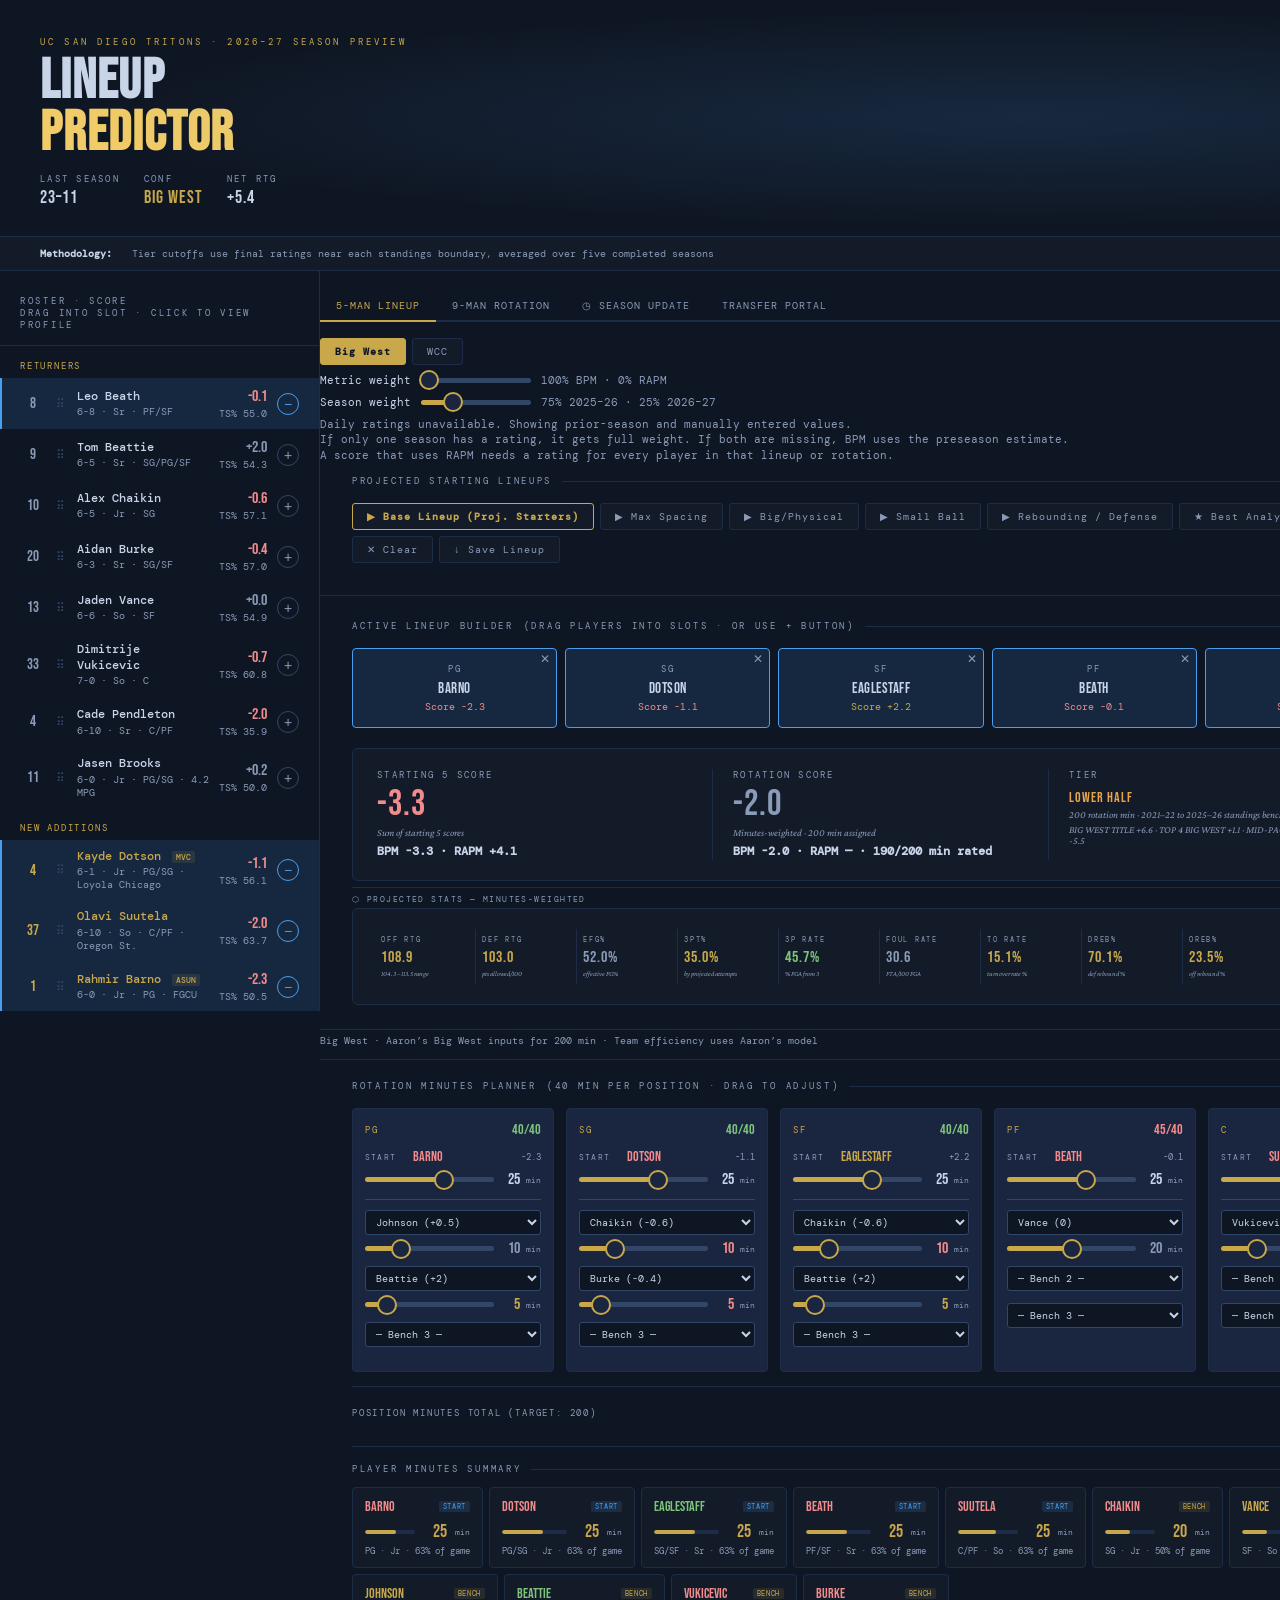
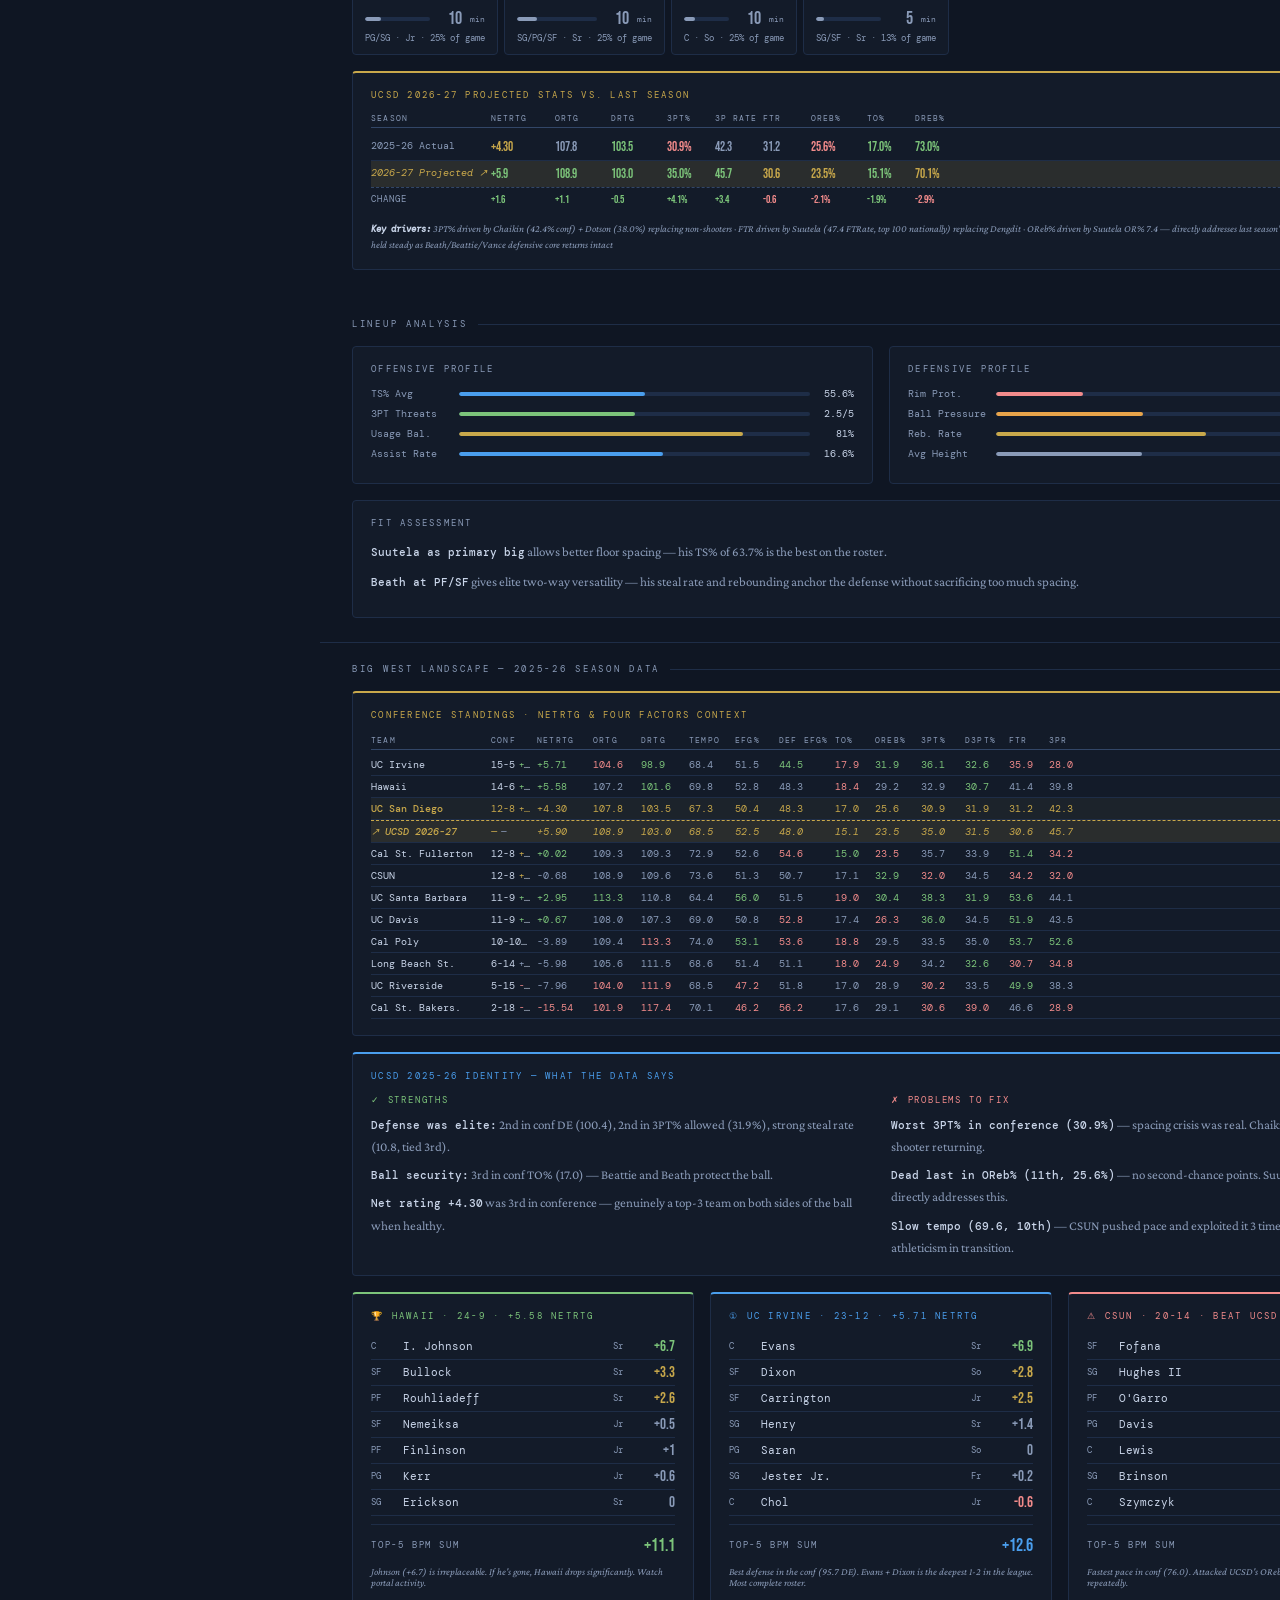
<file: www/lineup/index.html>
<!DOCTYPE html>
<html lang="en">
<head>
<meta charset="UTF-8">
<meta name="viewport" content="width=device-width, initial-scale=1.0">
<title>UCSD Tritons — 2026-27 Lineup Predictor</title>
<link href="https://fonts.googleapis.com/css2?family=Bebas+Neue&family=DM+Mono:ital,wght@0,300;0,400;0,500;1,400&family=Crimson+Pro:ital,wght@0,400;0,600;1,400&display=swap" rel="stylesheet">
<link rel="stylesheet" href="lineup.css?v=20261116e">
</head>
<body>

<header>
  <div class="header-left">
    <div class="eyebrow">UC San Diego Tritons · 2026–27 Season Preview</div>
    <h1>LINEUP<br><span>PREDICTOR</span></h1>
    <div class="header-meta">
      <div class="meta-item">
        <span class="meta-label">Last Season</span>
        <span class="meta-val">23–11</span>
      </div>
      <div class="meta-item">
        <span class="meta-label">Conf</span>
        <span class="meta-val gold">Big West</span>
      </div>
      <div class="meta-item">
        <span class="meta-label">Net Rtg</span>
        <span class="meta-val">+5.4</span>
      </div>

    </div>
  </div>
</header>

<div class="method-bar">
  <strong>Methodology:</strong>&nbsp;
  Tier cutoffs use final ratings near each standings boundary, averaged over five completed seasons
</div>

<div class="layout">
  <!-- ROSTER PANEL -->
  <div class="roster-panel">
    <div class="panel-title">Roster · Score<br>Drag into slot · Click to view profile</div>

    <div class="group-label">Returners</div>



    <div class="player-row" data-id="beath" draggable="true" ondragstart="dragStart(event, 'beath')" ondragend="dragEnd(event)" onclick="openDrawer('beath')">
      <div class="p-num">8</div>
        <div class="drag-handle">⠿</div>
      <div class="p-info">
        <div class="p-name">Leo Beath</div>
        <div class="p-sub">6-8 · Sr · PF/SF</div>
      </div>
      <div>
        <div class="p-bpr c-red">-0.1</div>
        <div class="p-ts">TS% 55.0</div>
      </div>
      <button class="add-btn" onclick="event.stopPropagation(); addToNextSlot('beath')" id="btn-beath">+</button>
    </div>

    <div class="player-row" data-id="beattie" draggable="true" ondragstart="dragStart(event, 'beattie')" ondragend="dragEnd(event)" onclick="openDrawer('beattie')">
      <div class="p-num">9</div>
        <div class="drag-handle">⠿</div>
      <div class="p-info">
        <div class="p-name">Tom Beattie</div>
        <div class="p-sub">6-5 · Sr · SG/PG/SF</div>
      </div>
      <div>
        <div class="p-bpr c-gold">+2.6</div>
        <div class="p-ts">TS% 54.3</div>
      </div>
      <button class="add-btn" onclick="event.stopPropagation(); addToNextSlot('beattie')" id="btn-beattie">+</button>
    </div>



    <div class="player-row" data-id="chaikin" draggable="true" ondragstart="dragStart(event, 'chaikin')" ondragend="dragEnd(event)" onclick="openDrawer('chaikin')">
      <div class="p-num">10</div>
        <div class="drag-handle">⠿</div>
      <div class="p-info">
        <div class="p-name">Alex Chaikin</div>
        <div class="p-sub">6-5 · Jr · SG</div>
      </div>
      <div>
        <div class="p-bpr c-red">-0.5</div>
        <div class="p-ts">TS% 57.1</div>
      </div>
      <button class="add-btn" onclick="event.stopPropagation(); addToNextSlot('chaikin')" id="btn-chaikin">+</button>
    </div>


    <div class="player-row" data-id="burke" draggable="true" ondragstart="dragStart(event, 'burke')" ondragend="dragEnd(event)" onclick="openDrawer('burke')">
      <div class="p-num">20</div>
        <div class="drag-handle">⠿</div>
      <div class="p-info">
        <div class="p-name">Aidan Burke</div>
        <div class="p-sub">6-3 · Sr · SG/SF</div>
      </div>
      <div>
        <div class="p-bpr c-muted">0.0</div>
        <div class="p-ts">TS% 57.0</div>
      </div>
      <button class="add-btn" onclick="event.stopPropagation(); addToNextSlot('burke')" id="btn-burke">+</button>
    </div>

    <div class="player-row" data-id="vance" draggable="true" ondragstart="dragStart(event, 'vance')" ondragend="dragEnd(event)" onclick="openDrawer('vance')">
      <div class="p-num">13</div>
        <div class="drag-handle">⠿</div>
      <div class="p-info">
        <div class="p-name">Jaden Vance</div>
        <div class="p-sub">6-6 · So · SF</div>
      </div>
      <div>
        <div class="p-bpr c-muted">+0.7</div>
        <div class="p-ts">TS% 54.9</div>
      </div>
      <button class="add-btn" onclick="event.stopPropagation(); addToNextSlot('vance')" id="btn-vance">+</button>
    </div>

    <div class="player-row" data-id="vukicevic" draggable="true" ondragstart="dragStart(event, 'vukicevic')" ondragend="dragEnd(event)" onclick="openDrawer('vukicevic')">
      <div class="p-num">33</div>
        <div class="drag-handle">⠿</div>
      <div class="p-info">
        <div class="p-name">Dimitrije Vukicevic</div>
        <div class="p-sub">7-0 · So · C</div>
      </div>
      <div>
        <div class="p-bpr c-red">-1.2</div>
        <div class="p-ts">TS% 60.8</div>
      </div>
      <button class="add-btn" onclick="event.stopPropagation(); addToNextSlot('vukicevic')" id="btn-vukicevic">+</button>
    </div>


    <div class="player-row" data-id="pendleton" draggable="true" ondragstart="dragStart(event, 'pendleton')" ondragend="dragEnd(event)" onclick="openDrawer('pendleton')">
      <div class="p-num">4</div>
        <div class="drag-handle">⠿</div>
      <div class="p-info">
        <div class="p-name">Cade Pendleton</div>
        <div class="p-sub">6-10 · Sr · C/PF</div>
      </div>
      <div>
        <div class="p-bpr c-red">-2.9</div>
        <div class="p-ts">TS% 35.9</div>
      </div>
      <button class="add-btn" onclick="event.stopPropagation(); addToNextSlot('pendleton')" id="btn-pendleton">+</button>
    </div>


    <div class="player-row" data-id="brooks" draggable="true" ondragstart="dragStart(event, 'brooks')" ondragend="dragEnd(event)" onclick="openDrawer('brooks')">
      <div class="p-num">11</div>
      <div class="drag-handle">⠿</div>
      <div class="p-info">
        <div class="p-name">Jasen Brooks</div>
        <div class="p-sub">6-0 · Jr · PG/SG · 4.2 MPG</div>
      </div>
      <div>
        <div class="p-bpr c-muted">+0.2</div>
        <div class="p-ts">TS% 50.0</div>
      </div>
      <button class="add-btn" onclick="event.stopPropagation(); addToNextSlot('brooks')" id="btn-brooks">+</button>
    </div>

    <div class="group-label" style="color: var(--gold);">New Additions</div>

    <div class="player-row" data-id="dotson" draggable="true" ondragstart="dragStart(event, 'dotson')" ondragend="dragEnd(event)" onclick="openDrawer('dotson')">
      <div class="p-num" style="color: var(--gold);">4</div>
      <div class="drag-handle">⠿</div>
      <div class="p-info">
        <div class="p-name new-player">Kayde Dotson <span style="font-size:8px; background:var(--gold-tint); color:var(--gold-dim); border-radius:2px; padding:1px 4px; margin-left:4px;">MVC</span></div>
        <div class="p-sub">6-1 · Jr · PG/SG · Loyola Chicago</div>
      </div>
      <div>
        <div class="p-bpr c-gold">+1.8</div>
        <div class="p-ts">TS% 56.1</div>
      </div>
      <button class="add-btn" onclick="event.stopPropagation(); addToNextSlot('dotson')" id="btn-dotson">+</button>
    </div>

    <div class="player-row" data-id="suutela" draggable="true" ondragstart="dragStart(event, 'suutela')" ondragend="dragEnd(event)" onclick="openDrawer('suutela')">
      <div class="p-num" style="color: var(--gold);">37</div>
      <div class="drag-handle">⠿</div>
      <div class="p-info">
        <div class="p-name new-player">Olavi Suutela</div>
        <div class="p-sub">6-10 · So · C/PF · Oregon St.</div>
      </div>
      <div>
        <div class="p-bpr c-red">-1.7</div>
        <div class="p-ts">TS% 63.7</div>
      </div>
      <button class="add-btn" onclick="event.stopPropagation(); addToNextSlot('suutela')" id="btn-suutela">+</button>
    </div>

    <div class="player-row" data-id="barno" draggable="true" ondragstart="dragStart(event, 'barno')" ondragend="dragEnd(event)" onclick="openDrawer('barno')">
      <div class="p-num" style="color: var(--gold);">1</div>
      <div class="drag-handle">⠿</div>
      <div class="p-info">
        <div class="p-name new-player">Rahmir Barno <span style="font-size:8px; background:var(--gold-tint); color:var(--gold-dim); border-radius:2px; padding:1px 4px; margin-left:4px;">ASUN</span></div>
        <div class="p-sub">6-0 · Jr · PG · FGCU</div>
      </div>
      <div>
        <div class="p-bpr c-muted">+0.3</div>
        <div class="p-ts">TS% 50.5</div>
      </div>
      <button class="add-btn" onclick="event.stopPropagation(); addToNextSlot('barno')" id="btn-barno">+</button>
    </div>

    <div class="player-row" data-id="johnson" draggable="true" ondragstart="dragStart(event, 'johnson')" ondragend="dragEnd(event)" onclick="openDrawer('johnson')">
      <div class="p-num" style="color: var(--gold);">3</div>
      <div class="drag-handle">⠿</div>
      <div class="p-info">
        <div class="p-name new-player">Jordan Johnson <span style="font-size:8px; background:var(--gold-tint); color:var(--gold-dim); border-radius:2px; padding:1px 4px; margin-left:4px;">JUCO</span></div>
        <div class="p-sub">6-3 · Jr · PG/SG · Calhoun CC</div>
      </div>
      <div>
        <div class="p-bpr c-gold">+1.2</div>
        <div class="p-ts">Base: 6.8 PPG · 38.0% 3PT</div>
      </div>
      <button class="add-btn" onclick="event.stopPropagation(); addToNextSlot('johnson')" id="btn-johnson">+</button>
    </div>

        <div class="player-row" data-id="eaglestaff" draggable="true" ondragstart="dragStart(event, 'eaglestaff')" ondragend="dragEnd(event)" onclick="openDrawer('eaglestaff')">
      <div class="p-num" style="color: var(--gold);">5</div>
      <div class="drag-handle">⠿</div>
      <div class="p-info">
        <div class="p-name new-player">Treysen Eaglestaff <span style="font-size:8px; background:var(--gold-tint); color:var(--gold-dim); border-radius:2px; padding:1px 4px; margin-left:4px;">B12</span></div>
        <div class="p-sub">6-6 · Sr · SG/SF · West Virginia</div>
      </div>
      <div>
        <div class="p-bpr c-green">+6.8</div>
        <div class="p-ts">TS% 52.7</div>
      </div>
      <button class="add-btn" onclick="event.stopPropagation(); addToNextSlot('eaglestaff')" id="btn-eaglestaff">+</button>
    </div>

    <div class="player-row" data-id="holmes" draggable="true" ondragstart="dragStart(event, 'holmes')" ondragend="dragEnd(event)" onclick="openDrawer('holmes')">
      <div class="p-num" style="color: var(--gold);">15</div>
      <div class="drag-handle">⠿</div>
      <div class="p-info">
        <div class="p-name new-player">Jake Holmes <span style="font-size:8px; background:var(--gold-tint); color:var(--gold-dim); border-radius:2px; padding:1px 4px; margin-left:4px;">NZ NBL</span></div>
        <div class="p-sub">6-8 · Fr · PF/SF · Canterbury Rams</div>
      </div>
      <div>
        <div class="p-bpr c-gold">+0.5</div>
        <div class="p-ts">TS% 58.2</div>
      </div>
      <button class="add-btn" onclick="event.stopPropagation(); addToNextSlot('holmes')" id="btn-holmes">+</button>
    </div>

    <div class="group-label">Watchlist</div>
    <div id="watchlist-roster"></div>
    <div class="group-label">Transfer Portal</div>
    <div id="portal-roster"></div>

  </div><!-- /roster-panel -->

  <!-- RIGHT PANEL -->
  <div class="right-panel">

    <!-- TAB BAR -->
    <div class="tab-bar" style="margin-top:20px;">
      <button class="tab-btn active" onclick="switchTab('standard')">5-Man Lineup</button>
      <button class="tab-btn" onclick="switchTab('nineman')">9-Man Rotation</button>
      <button class="tab-btn" onclick="switchTab('season')" id="tab-btn-season">◷ Season Update</button>
      <button class="tab-btn" onclick="switchTab('portal')">Transfer Portal</button>
    </div>

    <div class="lineup-score-controls" id="lineup-score-controls">
      <div id="lineup-conference" class="forecast-conference" role="group" aria-label="Conference scenario">
        <button type="button" class="preset-btn" data-conference="big-west" aria-pressed="true">Big West</button>
        <button type="button" class="preset-btn" data-conference="wcc" aria-pressed="false">WCC</button>
      </div>
      <div class="rating-weight-control">
        <label for="metric-weight">Metric weight</label>
        <input type="range" class="minutes-slider" id="metric-weight" min="0" max="100" value="0"
          aria-valuetext="100% BPM, 0% RAPM" oninput="updateRatingWeight(this)">
        <output id="metric-weight-blend" for="metric-weight">100% BPM · 0% RAPM</output>
      </div>
      <div class="rating-weight-control">
        <label for="season-weight">Season weight</label>
        <input type="range" class="minutes-slider" id="season-weight" min="0" max="100" value="25"
          aria-valuetext="75% 2025–26, 25% 2026–27" oninput="updateRatingWeight(this)">
        <output id="season-weight-blend" for="season-weight">75% 2025–26 · 25% 2026–27</output>
      </div>
      <div class="ratings-feed-status">
        <span id="ratings-feed-status" role="status">Loading daily ratings…</span>
        <span>If only one season has a rating, it gets full weight. If both are missing, BPM uses the preseason estimate.</span>
        <span>A score that uses RAPM needs a rating for every player in that lineup or rotation.</span>
      </div>
    </div>

    <!-- STANDARD TAB -->
    <div class="tab-panel active" id="tab-standard">

    <!-- PRESETS -->
    <div class="presets">
      <div class="section-title">Projected Starting Lineups</div>
      <div style="display:flex; flex-wrap:wrap; gap:6px; margin-bottom:8px;">
        <button class="preset-btn" onclick="loadPreset('base')">▶ Base Lineup (Proj. Starters)</button>
        <button class="preset-btn" onclick="loadPreset('shooting')">▶ Max Spacing</button>
        <button class="preset-btn" onclick="loadPreset('big')">▶ Big/Physical</button>
        <button class="preset-btn" onclick="loadPreset('small')">▶ Small Ball</button>
        <button class="preset-btn" onclick="loadPreset('defense')">▶ Rebounding / Defense</button>
        <button class="preset-btn" onclick="loadPreset('best')" >★ Best Analytical Lineup</button>
        <button class="preset-btn" onclick="clearLineup()">✕ Clear</button>
        <button class="preset-btn" onclick="showSaveInput()" id="save-lineup-btn" style="border-color:var(--green);color:var(--green);">↓ Save Lineup</button>
      </div>
      <!-- Save input (hidden by default) -->
      <div id="save-input-row" style="display:none; align-items:center; gap:8px; margin-top:8px; padding: 0 2px;">
        <input class="save-lineup-input" id="save-lineup-name" placeholder="Name new lineup" maxlength="30"
          onkeydown="if(event.key==='Enter') saveCurrentLineup(); if(event.key==='Escape') hideSaveInput();" />
        <button class="preset-btn" onclick="saveCurrentLineup()" style="border-color:var(--green);color:var(--green);">Save</button>
        <button class="preset-btn" onclick="hideSaveInput()">Cancel</button>
      </div>
      <!-- Saved lineups row -->
      <div class="saved-presets-row" id="saved-presets-row"></div>

    </div>

<!-- LINEUP BUILDER -->
    <div class="lineup-builder">
      <div class="section-title">Active Lineup Builder <span style="color:var(--muted); font-size:9px;">(drag players into slots · or use + button)</span></div>
      <div class="court" id="court">
        <div class="slot" id="slot-0" ondragover="dragOver(event)" ondragleave="dragLeave(event)" ondrop="dropOnSlot(event, 0)"><span class="slot-empty-text">PG</span></div>
        <div class="slot" id="slot-1" ondragover="dragOver(event)" ondragleave="dragLeave(event)" ondrop="dropOnSlot(event, 1)"><span class="slot-empty-text">SG</span></div>
        <div class="slot" id="slot-2" ondragover="dragOver(event)" ondragleave="dragLeave(event)" ondrop="dropOnSlot(event, 2)"><span class="slot-empty-text">SF</span></div>
        <div class="slot" id="slot-3" ondragover="dragOver(event)" ondragleave="dragLeave(event)" ondrop="dropOnSlot(event, 3)"><span class="slot-empty-text">PF</span></div>
        <div class="slot" id="slot-4" ondragover="dragOver(event)" ondragleave="dragLeave(event)" ondrop="dropOnSlot(event, 4)"><span class="slot-empty-text">C</span></div>
      </div>

      <!-- ROW 1: BPM + Tier -->
      <div class="lineup-rating" id="lineup-rating" style="grid-template-columns: 1fr 1fr 1fr; margin-bottom:6px;">
        <div class="rating-col">
          <div class="rating-label">Starting 5 Score</div>
          <div class="rating-val c-muted" id="rating-bpr">—</div>
          <div class="rating-desc" id="rating-desc">Add 5 players to generate rating</div>
          <div class="rating-rapm" id="starting-rapm">BPM — · RAPM —</div>
        </div>
        <div class="rating-col">
          <div class="rating-label">Rotation Score</div>
          <div class="rating-val c-muted" id="rating-rotation">—</div>
          <div class="rating-desc" id="rating-rotation-desc">Minutes-weighted · full roster</div>
          <div class="rating-rapm" id="rotation-rapm">BPM — · RAPM —</div>
        </div>
        <div class="rating-col">
          <div class="rating-label">Tier</div>
          <div class="rating-val" id="rating-tier" style="font-size:14px; padding-top:4px;">—</div>
          <div class="rating-desc" id="rating-tier-desc">Need 5 players</div>
          <div class="rating-desc" id="rating-tier-cutoffs"></div>
        </div>
      </div>

      <!-- ROW 2: Projected Stats (min-weighted) -->
      <div class="projection-heading" style="font-size:8px; letter-spacing:0.18em; text-transform:uppercase; color:var(--muted); padding: 6px 0 4px; border-top:1px solid var(--border);">
        ⬡ Projected Stats — minutes-weighted
      </div>
      <div class="lineup-rating" id="lineup-proj-stats" style="grid-template-columns: repeat(10, 1fr); gap:2px;">
        <div class="rating-col" style="padding:6px 4px;">
          <div class="rating-label" style="font-size:7px;">Off Rtg</div>
          <div class="rating-val c-muted" id="rating-off" style="font-size:16px;">—</div>
          <div class="rating-desc" id="rating-off-desc" style="font-size:7px;">pts/100</div>
        </div>
        <div class="rating-col" style="padding:6px 4px;">
          <div class="rating-label" style="font-size:7px;">Def Rtg</div>
          <div class="rating-val c-muted" id="rating-drtg" style="font-size:16px;">—</div>
          <div class="rating-desc" style="font-size:7px;">pts allowed/100</div>
        </div>
        <div class="rating-col" style="padding:6px 4px;">
          <div class="rating-label" style="font-size:7px;">eFG%</div>
          <div class="rating-val c-muted" id="rating-efg" style="font-size:16px;">—</div>
          <div class="rating-desc" style="font-size:7px;">effective FG%</div>
        </div>
        <div class="rating-col" style="padding:6px 4px;">
          <div class="rating-label" style="font-size:7px;">3PT%</div>
          <div class="rating-val c-muted" id="rating-3pct" style="font-size:16px;">—</div>
          <div class="rating-desc" style="font-size:7px;">by projected attempts</div>
        </div>
        <div class="rating-col" style="padding:6px 4px;">
          <div class="rating-label" style="font-size:7px;">3P Rate</div>
          <div class="rating-val c-muted" id="rating-3pr" style="font-size:16px;">—</div>
          <div class="rating-desc" style="font-size:7px;">% FGA from 3</div>
        </div>
        <div class="rating-col" style="padding:6px 4px;">
          <div class="rating-label" style="font-size:7px;">Foul Rate</div>
          <div class="rating-val c-muted" id="rating-ftr" style="font-size:16px;">—</div>
          <div class="rating-desc" style="font-size:7px;">FTA/100 FGA</div>
        </div>
        <div class="rating-col" style="padding:6px 4px; display:none;">
          <div class="rating-label" style="font-size:7px;">Ast Rate</div>
          <div class="rating-val c-muted" id="rating-arate" style="font-size:16px;">—</div>
          <div class="rating-desc" style="font-size:7px;">assist rate %</div>
        </div>
        <div class="rating-col" style="padding:6px 4px;">
          <div class="rating-label" style="font-size:7px;">TO Rate</div>
          <div class="rating-val c-muted" id="rating-torate" style="font-size:16px;">—</div>
          <div class="rating-desc" style="font-size:7px;">turnover rate %</div>
        </div>
        <div class="rating-col" style="padding:6px 4px;">
          <div class="rating-label" style="font-size:7px;">DReb%</div>
          <div class="rating-val c-muted" id="rating-dreb" style="font-size:16px;">—</div>
          <div class="rating-desc" style="font-size:7px;">def rebound %</div>
        </div>
        <div class="rating-col" style="padding:6px 4px;">
          <div class="rating-label" style="font-size:7px;">OReb%</div>
          <div class="rating-val c-muted" id="rating-oreb" style="font-size:16px;">—</div>
          <div class="rating-desc" style="font-size:7px;">off rebound %</div>
        </div>
        <div class="rating-col" style="padding:6px 4px; display:none;">
          <!-- spacing score kept for internal logic, hidden -->
          <div id="rating-space" style="display:none;"></div>
          <div id="rating-spacers" style="display:none;"></div>
          <div id="rating-space-desc" style="display:none;"></div>
        </div>
      </div>
    </div>

    <p class="projection-source" id="standard-projection-source"></p>
    <!-- BENCH MINUTES -->
    <div class="analysis-panel" style="border-top: 1px solid var(--border); padding-top: 20px;">
      <div class="section-title">Rotation Minutes Planner <span style="color:var(--muted); font-size:9px;">(40 min per position · drag to adjust)</span></div>
      <div id="bench-section">
        <div style="color: var(--muted); font-size: 11px; font-family: 'Crimson Pro', serif; font-style: italic;">Fill the starting lineup above to generate the minutes planner.</div>
      </div>
      <div id="projected-stats-inline"></div>
    </div>

    </div><!-- /tab-standard -->

    <!-- 9-MAN ROTATION TAB -->
    <div class="tab-panel" id="tab-nineman">
      <div class="nine-man-total-bar">
        <div>
          <div class="nine-man-total-label">Total Minutes</div>
          <div>
            <span class="nine-man-total-val" id="nm-total-val" style="color:var(--green);">0</span>
            <span style="font-size:11px;color:var(--muted);"> / 200</span>
          </div>
        </div>
        <div style="display:flex;gap:6px;align-items:center;">
          <button class="preset-btn" onclick="nmClear()" style="font-size:9px;">✕ Clear</button>
          <button class="preset-btn" onclick="nmLoadPreset('base')" style="font-size:9px; border-color:var(--gold);color:var(--gold);">▶ Base Rotation</button>
          <button class="preset-btn" onclick="nmLoadPreset('adding')" style="font-size:9px; border-color:var(--green);color:var(--green);">▶ Adding Rotation Player</button>
          <button class="preset-btn" onclick="nmShowSaveInput()" style="font-size:9px; border-color:var(--green);color:var(--green);">↓ Save Rotation</button>
        </div>
      </div>

      <div class="nine-man-grid" id="nm-grid"></div>
      <!-- Save input -->
      <div id="nm-save-input-row" style="display:none; align-items:center; gap:8px; margin-bottom:8px;">
        <input class="save-lineup-input" id="nm-save-name" placeholder="Name new lineup" maxlength="30"
          onkeydown="if(event.key==='Enter') nmSaveRotation(); if(event.key==='Escape') nmHideSaveInput();" />
        <button class="preset-btn" onclick="nmSaveRotation()" style="border-color:var(--green);color:var(--green);">Save</button>
        <button class="preset-btn" onclick="nmHideSaveInput()">Cancel</button>
      </div>
      <!-- Saved 9-man rotations -->
      <div class="saved-presets-row" id="nm-saved-row"></div>

      <!-- BPM + Tier row -->
      <div class="lineup-rating" style="grid-template-columns: 1fr 1fr; margin-bottom:10px; border-top:1px solid var(--border); padding-top:10px;">
        <div class="rating-col">
          <div class="rating-label">Rotation Score</div>
          <div class="rating-val c-muted" id="nm-bpm">—</div>
          <div class="rating-desc" id="nm-bpm-desc">Add players to calculate</div>
          <div class="rating-rapm" id="nineman-rapm">BPM — · RAPM —</div>
        </div>
        <div class="rating-col">
          <div class="rating-label">Tier</div>
          <div class="rating-val" id="nm-tier" style="font-size:14px; padding-top:4px;">—</div>
          <div class="rating-desc" id="nm-tier-desc">Add players and assign minutes</div>
          <div class="rating-desc" id="nm-tier-cutoffs"></div>
        </div>
      </div>

      <!-- Projected stats — same stats panel reused -->
      <div class="projection-heading" style="font-size:8px; letter-spacing:0.18em; text-transform:uppercase; color:var(--muted); padding:6px 0 4px; border-top:1px solid var(--border);">
        ⬡ Projected Stats — minutes-weighted
      </div>
      <div class="lineup-rating" id="nm-proj-stats" style="grid-template-columns: repeat(10, 1fr); gap:2px;">
        <div class="rating-col" style="padding:6px 4px;"><div class="rating-label" style="font-size:7px;">Off Rtg</div><div class="rating-val c-muted" id="nm-ortg" style="font-size:16px;">—</div><div style="font-size:7px;color:var(--muted);" id="nm-ortg-range"></div></div>
        <div class="rating-col" style="padding:6px 4px;"><div class="rating-label" style="font-size:7px;">Def Rtg</div><div class="rating-val c-muted" id="nm-drtg" style="font-size:16px;">—</div></div>
        <div class="rating-col" style="padding:6px 4px;"><div class="rating-label" style="font-size:7px;">eFG%</div><div class="rating-val c-muted" id="nm-efg" style="font-size:16px;">—</div></div>
        <div class="rating-col" style="padding:6px 4px;"><div class="rating-label" style="font-size:7px;">3PT%</div><div class="rating-val c-muted" id="nm-3pct" style="font-size:16px;">—</div></div>
        <div class="rating-col" style="padding:6px 4px;"><div class="rating-label" style="font-size:7px;">3P Rate</div><div class="rating-val c-muted" id="nm-3pr" style="font-size:16px;">—</div></div>
        <div class="rating-col" style="padding:6px 4px;"><div class="rating-label" style="font-size:7px;">Foul Rate</div><div class="rating-val c-muted" id="nm-ftr" style="font-size:16px;">—</div></div>
        <div class="rating-col" style="padding:6px 4px; display:none;"><div class="rating-label" style="font-size:7px;">Ast Rate</div><div class="rating-val c-muted" id="nm-arate" style="font-size:16px;">—</div></div>
        <div class="rating-col" style="padding:6px 4px;"><div class="rating-label" style="font-size:7px;">TO Rate</div><div class="rating-val c-muted" id="nm-torate" style="font-size:16px;">—</div></div>
        <div class="rating-col" style="padding:6px 4px;"><div class="rating-label" style="font-size:7px;">DReb%</div><div class="rating-val c-muted" id="nm-dreb" style="font-size:16px;">—</div></div>
        <div class="rating-col" style="padding:6px 4px;"><div class="rating-label" style="font-size:7px;">OReb%</div><div class="rating-val c-muted" id="nm-oreb" style="font-size:16px;">—</div></div>
        <div class="rating-col" style="padding:6px 4px;"><div class="rating-label" style="font-size:7px;">Net Rtg</div><div class="rating-val c-muted" id="nm-net" style="font-size:16px;">—</div></div>
      </div>
      <p class="projection-source" id="nineman-projection-source"></p>
      <!-- Minutes Summary -->
      <div style="margin-top:12px; border-top:1px solid var(--border); padding-top:10px;">
        <div style="font-size:8px; letter-spacing:0.18em; text-transform:uppercase; color:var(--muted); margin-bottom:8px;">⬡ Minutes Summary</div>
        <div id="nm-minutes-summary" style="display:flex; flex-wrap:wrap; gap:4px;"></div>
      </div>

    </div><!-- /tab-nineman -->

    <!-- SEASON UPDATE TAB -->
    <div class="tab-panel" id="tab-season">
      <div style="padding:16px 0 8px;">
        <div style="font-size:9px;letter-spacing:0.2em;text-transform:uppercase;color:var(--muted);margin-bottom:6px;">
          ◷ 2026-27 Season Update — projection reweights as games accumulate</div>
        <div style="font-size:10px;color:var(--muted);line-height:1.6;margin-bottom:14px;max-width:none;">
          The lineup and rotation tabs control the season weight for BPM and RAPM. Other stats blend as games
          accumulate — <strong>weight = GP / (GP + k)</strong>. Usage settles fast (k=5); shooting is slow (k=22).
        </div>


        <!-- GAME LOG -->
        <div style="background:var(--surface);border:1px solid var(--border);border-radius:5px;padding:12px 13px;margin-bottom:14px;">
          <div style="font-size:8px;letter-spacing:0.16em;text-transform:uppercase;color:var(--gold-dim);margin-bottom:4px;">
            ⬢ Game log — enter a box score after each game</div>
          <div style="font-size:9px;color:var(--muted);line-height:1.55;margin-bottom:10px;">
            Everything a box score can produce (TS%, 3P%, USG%, TO rate, OReb%, DReb%, STL%, BLK%, FTR) is derived
            here. Manual entries override calculated stats and the daily BPM value. RAPM comes from the ratings feed.
          </div>
          <div id="games-list" style="margin-bottom:11px;"></div>

          <details>
            <summary style="font-size:9px;letter-spacing:0.14em;text-transform:uppercase;color:var(--gold-dim);cursor:pointer;padding:4px 0;">
              ⊕ Add a game</summary>
            <div style="padding:9px 0 0;">
              <div style="display:flex;gap:9px;flex-wrap:wrap;align-items:flex-end;margin-bottom:9px;">
                <div><div style="font-size:8px;color:var(--muted);margin-bottom:2px;">DATE</div>
                  <input id="gm-date" type="date" style="font-family:'DM Mono',monospace;font-size:10px;padding:4px 6px;border:1px solid var(--border);border-radius:3px;background:var(--bg);color:var(--text);"></div>
                <div><div style="font-size:8px;color:var(--muted);margin-bottom:2px;">OPPONENT</div>
                  <input id="gm-opp" type="text" placeholder="Cal Poly" style="width:130px;font-family:'DM Mono',monospace;font-size:10px;padding:4px 6px;border:1px solid var(--border);border-radius:3px;background:var(--bg);color:var(--text);"></div>
                <div><div style="font-size:8px;color:var(--muted);margin-bottom:2px;">OPP ADJ DE <span style="color:var(--gold-dim);">(opt)</span></div>
                  <input id="gm-oppde" type="number" step="0.1" placeholder="104.0" style="width:70px;font-family:'DM Mono',monospace;font-size:10px;padding:4px 6px;border:1px solid var(--border);border-radius:3px;background:var(--bg);color:var(--text);"></div>
              </div>

              <div style="font-size:8px;letter-spacing:0.14em;text-transform:uppercase;color:var(--muted);margin-bottom:5px;">
                Opponent totals — required for possession-based rates</div>
              <div style="display:flex;gap:7px;flex-wrap:wrap;margin-bottom:11px;">
                <div><div style="font-size:8px;color:var(--muted);margin-bottom:2px;">PTS</div><input id="gm-o-pts" type="number" step="any" style="width:54px;font-family:'DM Mono',monospace;font-size:10px;padding:4px 6px;border:1px solid var(--border);border-radius:3px;background:var(--bg);color:var(--text);"></div>
                <div><div style="font-size:8px;color:var(--muted);margin-bottom:2px;">FGA</div><input id="gm-o-fga" type="number" step="any" style="width:54px;font-family:'DM Mono',monospace;font-size:10px;padding:4px 6px;border:1px solid var(--border);border-radius:3px;background:var(--bg);color:var(--text);"></div>
                <div><div style="font-size:8px;color:var(--muted);margin-bottom:2px;">3PA</div><input id="gm-o-tpa" type="number" step="any" style="width:54px;font-family:'DM Mono',monospace;font-size:10px;padding:4px 6px;border:1px solid var(--border);border-radius:3px;background:var(--bg);color:var(--text);"></div>
                <div><div style="font-size:8px;color:var(--muted);margin-bottom:2px;">FTA</div><input id="gm-o-fta" type="number" step="any" style="width:54px;font-family:'DM Mono',monospace;font-size:10px;padding:4px 6px;border:1px solid var(--border);border-radius:3px;background:var(--bg);color:var(--text);"></div>
                <div><div style="font-size:8px;color:var(--muted);margin-bottom:2px;">OR</div><input id="gm-o-orb" type="number" step="any" style="width:54px;font-family:'DM Mono',monospace;font-size:10px;padding:4px 6px;border:1px solid var(--border);border-radius:3px;background:var(--bg);color:var(--text);"></div>
                <div><div style="font-size:8px;color:var(--muted);margin-bottom:2px;">DR</div><input id="gm-o-drb" type="number" step="any" style="width:54px;font-family:'DM Mono',monospace;font-size:10px;padding:4px 6px;border:1px solid var(--border);border-radius:3px;background:var(--bg);color:var(--text);"></div>
                <div><div style="font-size:8px;color:var(--muted);margin-bottom:2px;">TO</div><input id="gm-o-tov" type="number" step="any" style="width:54px;font-family:'DM Mono',monospace;font-size:10px;padding:4px 6px;border:1px solid var(--border);border-radius:3px;background:var(--bg);color:var(--text);"></div>
              </div>

              <div style="font-size:8px;letter-spacing:0.14em;text-transform:uppercase;color:var(--muted);margin-bottom:4px;">
                UCSD box score — paste rows</div>
              <div style="font-size:9px;color:var(--muted);margin-bottom:5px;line-height:1.5;">
                Header row first, player name in column one. Accepts <span style="font-family:'DM Mono',monospace;">MIN FGM FGA 3PM 3PA FTM FTA OR DR AST TO STL BLK</span>
                — or combined <span style="font-family:'DM Mono',monospace;">FG / 3P / FT</span> cells like <span style="font-family:'DM Mono',monospace;">5-9</span>. Team totals are summed from these rows.
              </div>
              <textarea id="gm-box" rows="6" placeholder="Player&#9;MIN&#9;FG&#9;3P&#9;FT&#9;OR&#9;DR&#9;AST&#9;TO&#9;STL&#9;BLK&#10;Beath&#9;29&#9;6-11&#9;2-4&#9;3-4&#9;1&#9;7&#9;2&#9;1&#9;2&#9;1&#10;Eaglestaff&#9;31&#9;5-12&#9;3-8&#9;2-2&#9;2&#9;5&#9;4&#9;2&#9;1&#9;0"
                style="width:100%;font-family:'DM Mono',monospace;font-size:10px;padding:8px;border:1px solid var(--border);border-radius:3px;background:var(--bg);color:var(--text);resize:vertical;"></textarea>
              <button class="preset-btn" onclick="addGame()" style="margin-top:7px;border-color:var(--green);color:var(--green);">Add game</button>
            </div>
          </details>
        </div>

        <!-- team anchor -->
        <div style="background:var(--surface);border:1px solid var(--border);border-radius:5px;padding:11px 13px;margin-bottom:14px;">
          <div style="font-size:8px;letter-spacing:0.16em;text-transform:uppercase;color:var(--muted);margin-bottom:8px;">
            Team anchor — auto-filled from the game log (k=12) · type to override</div>
          <div style="display:flex;gap:16px;align-items:flex-end;flex-wrap:wrap;">
            <div><div style="font-size:8px;color:var(--muted);margin-bottom:3px;">TEAM GP</div>
              <input id="ts-gp" type="number" min="0" onchange="teamSet('gp',this.value)" placeholder="0"
                style="width:66px;font-family:'DM Mono',monospace;font-size:11px;padding:5px 7px;border:1px solid var(--border);border-radius:3px;background:var(--bg);color:var(--text);"></div>
            <div><div style="font-size:8px;color:var(--muted);margin-bottom:3px;">ADJ OE</div>
              <input id="ts-oe" type="number" step="0.1" onchange="teamSet('adjOE',this.value)" placeholder="107.8"
                style="width:80px;font-family:'DM Mono',monospace;font-size:11px;padding:5px 7px;border:1px solid var(--border);border-radius:3px;background:var(--bg);color:var(--text);"></div>
            <div><div style="font-size:8px;color:var(--muted);margin-bottom:3px;">ADJ DE</div>
              <input id="ts-de" type="number" step="0.1" onchange="teamSet('adjDE',this.value)" placeholder="103.5"
                style="width:80px;font-family:'DM Mono',monospace;font-size:11px;padding:5px 7px;border:1px solid var(--border);border-radius:3px;background:var(--bg);color:var(--text);"></div>
            <div id="season-anchor" style="font-size:10px;color:var(--text);padding-bottom:5px;"></div>
          </div>
        </div>

        <!-- bulk paste -->
        <details style="margin-bottom:14px;">
          <summary style="font-size:9px;letter-spacing:0.14em;text-transform:uppercase;color:var(--gold-dim);cursor:pointer;padding:5px 0;">
            ⊕ Bulk paste from Barttorvik</summary>
          <div style="padding:9px 0 0;">
            <div style="font-size:9px;color:var(--muted);margin-bottom:6px;line-height:1.5;">
              Header row first, player name in column one. Tab or comma separated. Recognized headers:
              <span style="font-family:'DM Mono',monospace;">GP · BPM · OBPM · DBPM · TS · USG · eFG · 3P% · AST · TO · OR · DR · BLK · STL · FTR</span>
            </div>
            <textarea id="season-paste" rows="5" placeholder="Player&#9;GP&#9;BPM&#9;TS&#9;USG&#9;TO&#9;OR&#9;DR&#9;STL&#9;BLK&#10;Beath&#9;8&#9;1.4&#9;57.2&#9;21.0&#9;13.1&#9;2.4&#9;16.8&#9;3.1&#9;1.2"
              style="width:100%;font-family:'DM Mono',monospace;font-size:10px;padding:8px;border:1px solid var(--border);border-radius:3px;background:var(--bg);color:var(--text);resize:vertical;"></textarea>
            <button class="preset-btn" onclick="seasonPaste()" style="margin-top:7px;border-color:var(--green);color:var(--green);">Import</button>
          </div>
        </details>

        <div style="display:flex;gap:7px;margin-bottom:10px;align-items:center;">
          <button class="preset-btn" onclick="seasonClear()">✕ Reset to pre-season</button>
          <span style="font-size:9px;color:var(--muted);">Saves automatically · % CUR is the average weight for the other stats</span>
        </div>

        <div id="season-table" style="overflow-x:auto;"></div>
      </div>
    </div><!-- /tab-season -->

    <!-- PORTAL TAB -->
    <div class="tab-panel" id="tab-portal">
      <div style="padding:16px 0 8px;">
        <div style="font-size:9px;letter-spacing:0.2em;text-transform:uppercase;color:var(--muted);margin-bottom:12px;">Transfer Portal · Barttorvik 2025–26</div>

        <!-- Filters -->
        <div style="display:flex;flex-wrap:wrap;gap:8px;margin-bottom:12px;align-items:flex-end;">
          <div>
            <div style="font-size:8px;color:var(--muted);margin-bottom:3px;letter-spacing:0.1em;">SEARCH</div>
            <input id="portal-search" type="text" placeholder="Name or team..." oninput="renderPortal()"
              style="font-family:'DM Mono',monospace;font-size:10px;padding:5px 8px;border:1px solid var(--border);border-radius:3px;background:var(--surface);color:var(--text);width:160px;">
          </div>
          <div>
            <div style="font-size:8px;color:var(--muted);margin-bottom:3px;letter-spacing:0.1em;">CONF</div>
            <select id="portal-conf" onchange="renderPortal()"
              style="font-family:'DM Mono',monospace;font-size:10px;padding:5px 8px;border:1px solid var(--border);border-radius:3px;background:var(--surface);color:var(--text);">
              <option value="">All</option>
            </select>
          </div>
          <div>
            <div style="font-size:8px;color:var(--muted);margin-bottom:3px;letter-spacing:0.1em;">YEAR</div>
            <select id="portal-yr" onchange="renderPortal()"
              style="font-family:'DM Mono',monospace;font-size:10px;padding:5px 8px;border:1px solid var(--border);border-radius:3px;background:var(--surface);color:var(--text);">
              <option value="">All</option>
              <option value="Fr">Fr</option><option value="So">So</option>
              <option value="Jr">Jr</option><option value="Sr">Sr</option><option value="Gr">Gr</option>
            </select>
          </div>
          <div>
            <div style="font-size:8px;color:var(--muted);margin-bottom:3px;letter-spacing:0.1em;">SORT</div>
            <select id="portal-sort" onchange="renderPortal()"
              style="font-family:'DM Mono',monospace;font-size:10px;padding:5px 8px;border:1px solid var(--border);border-radius:3px;background:var(--surface);color:var(--text);">
              <option value="bpm">BPM</option>
              <option value="rapm">RAPM</option>
              <option value="ts">TS%</option>
              <option value="threePct">3PT%</option>
              <option value="indDrtg">DRtg (low=good)</option>
            </select>
          </div>
          <div>
            <div style="font-size:8px;color:var(--muted);margin-bottom:3px;letter-spacing:0.1em;">MIN BPM</div>
            <input id="portal-min-bpm" type="number" value="-5" step="0.5" oninput="renderPortal()"
              style="font-family:'DM Mono',monospace;font-size:10px;padding:5px 8px;border:1px solid var(--border);border-radius:3px;background:var(--surface);color:var(--text);width:70px;">
          </div>
          <div style="font-size:9px;color:var(--muted);align-self:center;" id="portal-count"></div>
        </div>

        <!-- Player list -->
        <div id="portal-list" style="display:flex;flex-direction:column;gap:3px;max-height:60vh;overflow-y:auto;"></div>
      </div>
    </div><!-- /tab-portal -->

    <!-- ANALYSIS -->
    <div class="analysis-panel">
      <div class="section-title">Lineup Analysis</div>
      <div class="analysis-grid" id="analysis-grid">
        <div class="analysis-card">
          <div class="ac-title">Offensive Profile</div>
          <div id="off-bars">
            <div class="stat-bar-row">
              <div class="stat-bar-label">TS% Avg</div>
              <div class="stat-bar-track"><div class="stat-bar-fill" id="bar-ts" style="width:0%; background: var(--blue-light)"></div></div>
              <div class="stat-bar-val" id="val-ts">—</div>
            </div>
            <div class="stat-bar-row">
              <div class="stat-bar-label">3PT Threats</div>
              <div class="stat-bar-track"><div class="stat-bar-fill" id="bar-3pt" style="width:0%; background: var(--green)"></div></div>
              <div class="stat-bar-val" id="val-3pt">—</div>
            </div>
            <div class="stat-bar-row">
              <div class="stat-bar-label">Usage Bal.</div>
              <div class="stat-bar-track"><div class="stat-bar-fill" id="bar-usg" style="width:0%; background: var(--gold)"></div></div>
              <div class="stat-bar-val" id="val-usg">—</div>
            </div>
            <div class="stat-bar-row">
              <div class="stat-bar-label">Assist Rate</div>
              <div class="stat-bar-track"><div class="stat-bar-fill" id="bar-ast" style="width:0%; background: var(--blue-light)"></div></div>
              <div class="stat-bar-val" id="val-ast">—</div>
            </div>
          </div>
        </div>
        <div class="analysis-card">
          <div class="ac-title">Defensive Profile</div>
          <div id="def-bars">
            <div class="stat-bar-row">
              <div class="stat-bar-label">Rim Prot.</div>
              <div class="stat-bar-track"><div class="stat-bar-fill" id="bar-blk" style="width:0%; background: var(--red)"></div></div>
              <div class="stat-bar-val" id="val-blk">—</div>
            </div>
            <div class="stat-bar-row">
              <div class="stat-bar-label">Ball Pressure</div>
              <div class="stat-bar-track"><div class="stat-bar-fill" id="bar-stl" style="width:0%; background: var(--yellow)"></div></div>
              <div class="stat-bar-val" id="val-stl">—</div>
            </div>
            <div class="stat-bar-row">
              <div class="stat-bar-label">Reb. Rate</div>
              <div class="stat-bar-track"><div class="stat-bar-fill" id="bar-reb" style="width:0%; background: var(--gold)"></div></div>
              <div class="stat-bar-val" id="val-reb">—</div>
            </div>
            <div class="stat-bar-row">
              <div class="stat-bar-label">Avg Height</div>
              <div class="stat-bar-track"><div class="stat-bar-fill" id="bar-ht" style="width:0%; background: var(--muted)"></div></div>
              <div class="stat-bar-val" id="val-ht">—</div>
            </div>
          </div>
        </div>
        <div class="analysis-card" style="grid-column: 1 / -1;">
          <div class="ac-title">Fit Assessment</div>
          <div class="ac-body" id="fit-assessment">
            Select players from the roster or load a preset lineup to generate a fit assessment.
          </div>
        </div>
      </div>
    </div>

    <!-- BIG WEST CONTEXT -->
    <div class="analysis-panel" style="border-top: 1px solid var(--border); padding-top: 20px; padding-bottom: 0;">
      <div class="section-title">Big West Landscape — 2025-26 Season Data</div>

      <!-- STANDINGS BAR -->
      <div class="analysis-card" style="margin-bottom: 16px; border-top: 2px solid var(--gold);">
        <div class="ac-title" style="color: var(--gold); margin-bottom: 14px;">Conference Standings · NetRtg &amp; Four Factors Context</div>
        <div id="standings-table"></div>
      </div>

      <!-- UCSD IDENTITY CARD -->
      <div class="analysis-card" style="margin-bottom: 16px; border-top: 2px solid var(--blue-light);">
        <div class="ac-title" style="color: var(--blue-light);">UCSD 2025-26 Identity — What the Data Says</div>
        <div style="display: grid; grid-template-columns: 1fr 1fr; gap: 20px;">
          <div>
            <div style="font-size:9px; letter-spacing:0.2em; text-transform:uppercase; color:var(--green); margin-bottom:8px;">✓ Strengths</div>
            <div class="ac-body">
              <p style="margin-bottom:6px;"><strong>Defense was elite:</strong> 2nd in conf DE (100.4), 2nd in 3PT% allowed (31.9%), strong steal rate (10.8, tied 3rd).</p>
              <p style="margin-bottom:6px;"><strong>Ball security:</strong> 3rd in conf TO% (17.0) — Beattie and Beath protect the ball.</p>
              <p><strong>Net rating +4.30</strong> was 3rd in conference — genuinely a top-3 team on both sides of the ball when healthy.</p>
            </div>
          </div>
          <div>
            <div style="font-size:9px; letter-spacing:0.2em; text-transform:uppercase; color:var(--red); margin-bottom:8px;">✗ Problems to Fix</div>
            <div class="ac-body">
              <p style="margin-bottom:6px;"><strong>Worst 3PT% in conference (30.9%)</strong> — spacing crisis was real. Chaikin is the only reliable shooter returning.</p>
              <p style="margin-bottom:6px;"><strong>Dead last in OReb% (11th, 25.6%)</strong> — no second-chance points. Suutela (OR% 7.4) directly addresses this.</p>
              <p><strong>Slow tempo (69.6, 10th)</strong> — CSUN pushed pace and exploited it 3 times. Need more athleticism in transition.</p>
            </div>
          </div>
        </div>
      </div>

      <!-- OPPONENT ROSTER CARDS -->
      <div style="display: grid; grid-template-columns: 1fr 1fr 1fr; gap: 16px; margin-bottom: 16px;">
        <div class="analysis-card" style="border-top: 2px solid var(--green);">
          <div class="ac-title" style="color: var(--green);">🏆 Hawaii · 24-9 · +5.58 NetRtg</div>
          <div id="hawaii-rows"></div>
          <div class="minutes-total-row" style="margin-top:8px;">
            <div class="minutes-total-label">Top-5 BPM Sum</div>
            <div class="minutes-total-val c-green">+11.1</div>
          </div>
          <div style="font-size:10px; color:var(--muted); margin-top:6px; font-family:'Crimson Pro',serif; font-style:italic;">Johnson (+6.7) is irreplaceable. If he's gone, Hawaii drops significantly. Watch portal activity.</div>
        </div>
        <div class="analysis-card" style="border-top: 2px solid var(--blue-light);">
          <div class="ac-title" style="color: var(--blue-light);">① UC Irvine · 23-12 · +5.71 NetRtg</div>
          <div id="uci-rows"></div>
          <div class="minutes-total-row" style="margin-top:8px;">
            <div class="minutes-total-label">Top-5 BPM Sum</div>
            <div class="minutes-total-val c-blue">+12.6</div>
          </div>
          <div style="font-size:10px; color:var(--muted); margin-top:6px; font-family:'Crimson Pro',serif; font-style:italic;">Best defense in the conf (95.7 DE). Evans + Dixon is the deepest 1-2 in the league. Most complete roster.</div>
        </div>
        <div class="analysis-card" style="border-top: 2px solid var(--red);">
          <div class="ac-title" style="color: var(--red);">⚠ CSUN · 20-14 · Beat UCSD 3x</div>
          <div id="csun-rows"></div>
          <div class="minutes-total-row" style="margin-top:8px;">
            <div class="minutes-total-label">Top-5 BPM Sum</div>
            <div class="minutes-total-val" style="color:var(--yellow)">+4.9</div>
          </div>
          <div style="font-size:10px; color:var(--muted); margin-top:6px; font-family:'Crimson Pro',serif; font-style:italic;">Fastest pace in conf (76.0). Attacked UCSD's OReb weakness and slow tempo repeatedly.</div>
        </div>
      </div>


    </div>

  </div>

  </div><!-- /layout -->

<!-- PLAYER DRAWER -->
<div class="drawer" id="drawer">
  <button class="drawer-close" onclick="closeDrawer()">✕</button>
  <div class="eyebrow" id="drawer-tag">Player Profile</div>
  <div class="drawer-name" id="drawer-name">—</div>
  <div class="drawer-sub" id="drawer-sub">—</div>
  <div id="drawer-teamctx" style="padding:10px 0;border-bottom:1px solid var(--border);margin-bottom:10px;"></div>
  <div class="drawer-stats" id="drawer-stats"></div>
  <div id="drawer-ratings-forecast"></div>
  <div class="drawer-note" id="drawer-note"></div>
</div>

<script src="lineup.js?v=20261116m"></script>
</body>
</html>
</file>
<file: www/lineup/lineup.css>
:root {
  /* Match the dashboard palette in styles.css and the Triton cards. */
  color-scheme: dark;
  --bg: #0f1623;
  --surface: #131b29;
  --card: #1a2540;
  --border: #1e2d47;
  --border2: #324667;
  --gold: #c8a84b;
  --gold-dim: #c8a84b;
  --gold-bright: #f0cb67;
  --blue-light: #4a9eed;
  --text: #c8d4e8;
  --muted: #8a9bb8;
  --green: #7cc47a;
  --red: #f28b8b;
  --yellow: #e8a44a;
  --gold-tint: color-mix(in srgb, var(--gold) 12%, transparent);
  --blue-tint: color-mix(in srgb, var(--blue-light) 14%, transparent);
}

* { margin: 0; padding: 0; box-sizing: border-box; }

body {
  background: var(--bg);
  color: var(--text);
  font-family: 'DM Mono', monospace;
  font-size: 12px;
  min-height: 100vh;
  overflow-x: hidden;
}

button:focus-visible, summary:focus-visible, select:focus-visible {
  outline: 2px solid var(--gold);
  outline-offset: 2px;
}

/* HEADER */
header {
  padding: 36px 40px 28px;
  border-bottom: 1px solid var(--border);
  display: flex;
  align-items: flex-end;
  justify-content: space-between;
  gap: 20px;
  position: relative;
  overflow: hidden;
}

header::after {
  content: '';
  position: absolute;
  top: 0; left: 0; right: 0; bottom: 0;
  background: radial-gradient(ellipse at 80% 50%, var(--blue-tint) 0%, transparent 65%);
  pointer-events: none;
}

.header-left { flex: 1; }

.eyebrow {
  font-size: 9px;
  letter-spacing: 0.35em;
  color: var(--gold);
  text-transform: uppercase;
  margin-bottom: 8px;
}

h1 {
  font-family: 'Bebas Neue', sans-serif;
  font-size: 56px;
  line-height: 0.92;
  letter-spacing: 1px;
  color: var(--text);
}

h1 span { color: var(--gold-bright); }

.header-meta {
  display: flex;
  gap: 24px;
  margin-top: 14px;
}

.meta-item {
  display: flex;
  flex-direction: column;
  gap: 2px;
}

.meta-label {
  font-size: 9px;
  letter-spacing: 0.25em;
  color: var(--muted);
  text-transform: uppercase;
}

.meta-val {
  font-size: 18px;
  font-family: 'Bebas Neue', sans-serif;
  color: var(--text);
  letter-spacing: 1px;
}

.meta-val.gold { color: var(--gold); }

/* METHODOLOGY NOTE */
.method-bar {
  background: var(--surface);
  border-bottom: 1px solid var(--border);
  padding: 10px 40px;
  display: flex;
  align-items: center;
  gap: 8px;
  color: var(--muted);
  font-size: 10px;
}

.method-bar strong { color: var(--text); }

/* MAIN LAYOUT */
.layout {
  display: grid;
  grid-template-columns: 320px 1fr;
  min-height: calc(100vh - 160px);
}

/* ROSTER PANEL */
.roster-panel {
  border-right: 1px solid var(--border);
  padding: 24px 0;
  overflow-y: auto;
  max-height: calc(100vh - 160px);
  position: sticky;
  top: 0;
}

.panel-title {
  font-size: 9px;
  letter-spacing: 0.3em;
  text-transform: uppercase;
  color: var(--muted);
  padding: 0 20px 14px;
  border-bottom: 1px solid var(--border);
  margin-bottom: 0;
}

.group-label {
  font-size: 9px;
  letter-spacing: 0.2em;
  text-transform: uppercase;
  color: var(--gold-dim);
  padding: 14px 20px 6px;
}

.player-row {
  display: flex;
  align-items: center;
  gap: 10px;
  padding: 9px 20px;
  cursor: pointer;
  border-left: 2px solid transparent;
  transition: all 0.15s;
  position: relative;
}

.player-row:hover { background: var(--card); }

.player-row.selected {
  background: var(--surface);
  border-left-color: var(--gold);
}

.player-row.in-lineup {
  border-left-color: var(--blue-light);
  background: var(--blue-tint);
}

.p-num {
  font-family: 'Bebas Neue', sans-serif;
  font-size: 15px;
  color: var(--muted);
  width: 22px;
  text-align: center;
  flex-shrink: 0;
}

.p-info { flex: 1; min-width: 0; }

.p-name {
  font-size: 12px;
  color: var(--text);
  font-weight: 500;
  white-space: normal;
  line-height: 1.3;
}

.p-name.new-player { color: var(--gold); }

.p-sub {
  font-size: 10px;
  color: var(--muted);
  margin-top: 1px;
}

.p-bpr {
  font-family: 'Bebas Neue', sans-serif;
  font-size: 16px;
  text-align: right;
  flex-shrink: 0;
}

.p-ts {
  font-size: 10px;
  color: var(--muted);
  text-align: right;
  margin-top: 1px;
}

.add-btn {
  width: 22px;
  height: 22px;
  border-radius: 50%;
  border: 1px solid var(--border2);
  background: none;
  color: var(--muted);
  cursor: pointer;
  font-size: 14px;
  display: flex;
  align-items: center;
  justify-content: center;
  flex-shrink: 0;
  transition: all 0.15s;
}

.add-btn:hover { border-color: var(--gold); color: var(--gold); }
.add-btn.added { border-color: var(--blue-light); color: var(--blue-light); }

/* MISSING PLAYER SLOT */
.missing-slot {
  display: flex;
  align-items: center;
  gap: 10px;
  padding: 9px 20px;
  border-left: 2px solid var(--border2);
  opacity: 0.6;
  cursor: default;
}

.missing-dot {
  width: 22px;
  height: 22px;
  border-radius: 50%;
  border: 1px dashed var(--muted);
  display: flex;
  align-items: center;
  justify-content: center;
  font-size: 14px;
  color: var(--muted);
  flex-shrink: 0;
}

/* RIGHT PANEL */
.right-panel {
  display: flex;
  flex-direction: column;
}

/* LINEUP BUILDER */
.lineup-builder {
  padding: 24px 32px;
  border-bottom: 1px solid var(--border);
}

.section-title {
  font-size: 9px;
  letter-spacing: 0.3em;
  text-transform: uppercase;
  color: var(--muted);
  margin-bottom: 16px;
  display: flex;
  align-items: center;
  gap: 10px;
}

.section-title::after {
  content: '';
  flex: 1;
  height: 1px;
  background: var(--border);
}

.court {
  display: flex;
  gap: 8px;
  margin-bottom: 20px;
  flex-wrap: wrap;
}

.slot {
  flex: 1;
  min-width: 110px;
  border: 1px dashed var(--border2);
  border-radius: 4px;
  padding: 12px 10px;
  text-align: center;
  position: relative;
  transition: all 0.2s;
  min-height: 80px;
  display: flex;
  flex-direction: column;
  align-items: center;
  justify-content: center;
}

.slot.filled {
  border-color: var(--blue-light);
  border-style: solid;
  background: var(--blue-tint);
}

.slot-pos {
  font-size: 9px;
  letter-spacing: 0.2em;
  color: var(--muted);
  text-transform: uppercase;
  margin-bottom: 4px;
}

.slot-name {
  font-family: 'Bebas Neue', sans-serif;
  font-size: 15px;
  color: var(--text);
  letter-spacing: 0.5px;
}

.slot-bpr {
  font-size: 10px;
  color: var(--muted);
  margin-top: 2px;
}

.slot-remove {
  position: absolute;
  top: 4px;
  right: 6px;
  background: none;
  border: none;
  color: var(--muted);
  cursor: pointer;
  font-size: 12px;
  line-height: 1;
  padding: 0;
  transition: color 0.15s;
}

.slot-remove:hover { color: var(--red); }

.slot-empty-text {
  font-size: 10px;
  color: var(--border2);
}

/* LINEUP RATING */
.lineup-rating {
  background: var(--surface);
  border: 1px solid var(--border);
  border-radius: 6px;
  padding: 20px 24px;
  display: grid;
  grid-template-columns: 1fr 1fr 1fr 1fr;
  gap: 0;
}

.rating-col {
  padding: 0 20px;
  border-right: 1px solid var(--border);
}

.rating-col:first-child { padding-left: 0; }
.rating-col:last-child { padding-right: 0; border-right: none; }

.rating-label {
  font-size: 9px;
  letter-spacing: 0.25em;
  color: var(--muted);
  text-transform: uppercase;
  margin-bottom: 6px;
}

.rating-val {
  font-family: 'Bebas Neue', sans-serif;
  font-size: 36px;
  letter-spacing: 1px;
  line-height: 1;
}

.rating-desc {
  font-size: 10px;
  color: var(--muted);
  margin-top: 4px;
  font-family: 'Crimson Pro', serif;
  font-style: italic;
}

.tier-badge {
  display: inline-block;
  padding: 2px 8px;
  border-radius: 2px;
  font-size: 9px;
  letter-spacing: 0.2em;
  text-transform: uppercase;
  margin-top: 6px;
}

/* ANALYSIS PANEL */
.analysis-panel {
  padding: 24px 32px;
  flex: 1;
}

.analysis-grid {
  display: grid;
  grid-template-columns: 1fr 1fr;
  gap: 16px;
}

.analysis-card {
  background: var(--surface);
  border: 1px solid var(--border);
  border-radius: 4px;
  padding: 16px 18px;
}

.ac-title {
  font-size: 9px;
  letter-spacing: 0.25em;
  text-transform: uppercase;
  color: var(--muted);
  margin-bottom: 12px;
}

.ac-body {
  font-size: 11px;
  color: var(--muted);
  line-height: 1.7;
  font-family: 'Crimson Pro', serif;
  font-size: 13px;
}

.ac-body strong { color: var(--text); font-family: 'DM Mono', monospace; font-size: 11px; font-weight: 500; }

.stat-bar-row {
  display: flex;
  align-items: center;
  gap: 8px;
  margin-bottom: 7px;
}

.stat-bar-label {
  width: 80px;
  font-size: 10px;
  color: var(--muted);
  flex-shrink: 0;
}

.stat-bar-track {
  flex: 1;
  height: 4px;
  background: var(--border);
  border-radius: 2px;
  overflow: hidden;
}

.stat-bar-fill {
  height: 100%;
  border-radius: 2px;
  transition: width 0.4s ease;
}

.stat-bar-val {
  width: 36px;
  text-align: right;
  font-size: 10px;
  color: var(--text);
}

/* PRESET LINEUPS */
.presets {
  padding: 0 32px 24px;
  border-bottom: 1px solid var(--border);
}

.preset-row {
  display: flex;
  gap: 8px;
  flex-wrap: wrap;
}

.preset-btn {
  background: var(--surface);
  border: 1px solid var(--border);
  border-radius: 3px;
  padding: 6px 14px;
  color: var(--muted);
  font-family: 'DM Mono', monospace;
  font-size: 10px;
  letter-spacing: 0.1em;
  cursor: pointer;
  transition: all 0.15s;
}

.preset-btn:hover { border-color: var(--gold); color: var(--gold); }

/* COLORS */
.c-green { color: var(--green); }
.c-red { color: var(--red); }
.c-gold { color: var(--gold); }
.c-blue { color: var(--blue-light); }
.c-muted { color: var(--muted); }

/* PLAYER DETAIL DRAWER */
.drawer {
  position: fixed;
  right: -400px;
  top: 0;
  width: 380px;
  height: 100vh;
  background: var(--card);
  border-left: 1px solid var(--border);
  z-index: 100;
  transition: right 0.3s ease;
  overflow-y: auto;
  padding: 28px 24px;
}

.drawer.open { right: 0; }

.drawer-close {
  position: absolute;
  top: 16px;
  right: 16px;
  background: none;
  border: none;
  color: var(--muted);
  cursor: pointer;
  font-size: 18px;
}

.drawer-name {
  font-family: 'Bebas Neue', sans-serif;
  font-size: 36px;
  letter-spacing: 1px;
  margin-top: 8px;
  margin-bottom: 4px;
}

.drawer-sub {
  font-size: 10px;
  color: var(--muted);
  margin-bottom: 20px;
  letter-spacing: 0.1em;
}

.drawer-stats {
  display: grid;
  grid-template-columns: 1fr 1fr 1fr;
  gap: 1px;
  background: var(--border);
  border-radius: 4px;
  overflow: hidden;
  margin-bottom: 20px;
}

.ds-cell {
  background: var(--surface);
  padding: 10px 12px;
}

.ds-label {
  font-size: 9px;
  letter-spacing: 0.2em;
  text-transform: uppercase;
  color: var(--muted);
  margin-bottom: 4px;
}

.ds-val {
  font-family: 'Bebas Neue', sans-serif;
  font-size: 20px;
  letter-spacing: 0.5px;
}

.drawer-note {
  font-family: 'Crimson Pro', serif;
  font-size: 13px;
  color: var(--muted);
  line-height: 1.7;
  border-top: 1px solid var(--border);
  padding-top: 16px;
}

.drawer-note strong { color: var(--text); font-family: 'DM Mono', monospace; font-size: 11px; }

/* EMPTY STATE */
.empty-state {
  text-align: center;
  padding: 40px 20px;
  color: var(--muted);
  font-size: 11px;
  line-height: 1.8;
}

.empty-icon {
  font-size: 32px;
  margin-bottom: 12px;
  opacity: 0.3;
}

/* Scrollbar */
::-webkit-scrollbar { width: 4px; }
::-webkit-scrollbar-track { background: var(--bg); }
::-webkit-scrollbar-thumb { background: var(--border2); border-radius: 2px; }

/* Missing portal slot */
.portal-slot {
  padding: 10px 20px;
  border-left: 2px dashed var(--gold-dim);
  background: var(--gold-tint);
}

.portal-label {
  font-size: 10px;
  color: var(--gold-dim);
  margin-bottom: 2px;
}

.portal-sub {
  font-size: 10px;
  color: var(--muted);
}

.portal-inputs {
  display: flex;
  flex-direction: column;
  gap: 6px;
  margin-top: 8px;
}

.portal-input {
  background: var(--bg);
  border: 1px solid var(--border2);
  border-radius: 3px;
  padding: 5px 8px;
  color: var(--text);
  font-family: 'DM Mono', monospace;
  font-size: 10px;
  width: 100%;
}

.portal-input:focus { outline: none; border-color: var(--gold); }

.portal-add-btn {
  background: var(--gold-tint);
  border: 1px solid var(--gold-dim);
  border-radius: 3px;
  padding: 6px 10px;
  color: var(--gold);
  font-family: 'DM Mono', monospace;
  font-size: 10px;
  cursor: pointer;
  width: 100%;
  margin-top: 4px;
  transition: all 0.15s;
  letter-spacing: 0.1em;
}

.portal-add-btn:hover { background: var(--gold-tint); }

/* DRAG AND DROP */
.player-row[draggable="true"] { cursor: grab; }
.player-row[draggable="true"]:active { cursor: grabbing; }
.player-row.dragging { opacity: 0.4; }

.slot.drag-over {
  border-color: var(--gold) !important;
  background: var(--gold-tint) !important;
  border-style: solid !important;
}

.drag-handle {
  color: var(--border2);
  font-size: 12px;
  flex-shrink: 0;
  cursor: grab;
  padding: 0 2px;
  transition: color 0.15s;
}
.player-row:hover .drag-handle { color: var(--muted); }

/* BENCH MINUTES */
.bench-row {
  display: flex;
  align-items: center;
  gap: 12px;
  padding: 8px 0;
  border-bottom: 1px solid var(--border);
}
.bench-row:last-child { border-bottom: none; }

.bench-pos {
  font-size: 9px;
  letter-spacing: 0.2em;
  color: var(--muted);
  text-transform: uppercase;
  width: 28px;
  flex-shrink: 0;
}

.bench-player-name {
  font-family: 'Bebas Neue', sans-serif;
  font-size: 14px;
  letter-spacing: 0.5px;
  width: 110px;
  flex-shrink: 0;
  white-space: nowrap;
  overflow: hidden;
  text-overflow: ellipsis;
}

.bench-slot-label {
  font-size: 9px;
  color: var(--muted);
  width: 50px;
  flex-shrink: 0;
}

.bench-slot-select {
  background: var(--bg);
  border: 1px solid var(--border2);
  border-radius: 3px;
  padding: 4px 6px;
  color: var(--text);
  font-family: 'DM Mono', monospace;
  font-size: 10px;
  width: 130px;
  flex-shrink: 0;
}
.bench-slot-select:focus { outline: none; border-color: var(--gold); }

.minutes-bar-wrap {
  flex: 1;
  display: flex;
  align-items: center;
  gap: 8px;
}

.minutes-slider {
  flex: 1;
  -webkit-appearance: none;
  appearance: none;
  height: 5px;
  border-radius: 4px;
  background: linear-gradient(to right, var(--gold) 0%, var(--gold) var(--val, 62.5%), var(--border) var(--val, 62.5%));
  outline: none;
  cursor: pointer;
  transition: background 0.05s;
}
.minutes-slider::-webkit-slider-thumb {
  -webkit-appearance: none;
  appearance: none;
  width: 16px;
  height: 16px;
  border-radius: 50%;
  background: var(--card);
  cursor: grab;
  box-shadow: 0 0 0 2px var(--gold), 0 1px 4px rgba(0,0,0,0.15);
  transition: transform 0.12s ease, box-shadow 0.12s ease;
  border: none;
}
.minutes-slider::-webkit-slider-thumb:hover {
  transform: scale(1.15);
  box-shadow: 0 0 0 3px var(--gold), 0 2px 8px rgba(0,0,0,0.15);
}
.minutes-slider:active::-webkit-slider-thumb {
  cursor: grabbing;
  transform: scale(1.2);
  box-shadow: 0 0 0 4px var(--gold), 0 2px 8px rgba(0,0,0,0.2);
}
.minutes-slider::-moz-range-thumb {
  width: 16px;
  height: 16px;
  border-radius: 50%;
  background: var(--card);
  cursor: grab;
  border: 2px solid var(--gold);
  box-shadow: 0 1px 4px rgba(0,0,0,0.15);
  transition: transform 0.12s ease;
}
.minutes-slider::-moz-range-thumb:hover {
  transform: scale(1.15);
}
.minutes-slider::-moz-range-track {
  height: 5px;
  border-radius: 4px;
  background: var(--border);
}
.minutes-slider::-moz-range-progress {
  height: 5px;
  border-radius: 4px;
  background: var(--gold);
}
.minutes-slider:focus {
  outline: none;
}
.minutes-slider:focus::-webkit-slider-thumb {
  box-shadow: 0 0 0 4px var(--gold), 0 2px 8px rgba(0,0,0,0.15);
}
.lineup-score-controls:not([hidden]) {
  display: flex;
  flex-wrap: wrap;
  align-items: center;
  gap: 8px 14px;
  margin-bottom: 12px;
}
.rating-weight-control {
  display: flex;
  flex-basis: 100%;
  flex-wrap: wrap;
  align-items: center;
  gap: 6px 10px;
  font-size: 11px;
}
.rating-weight-control label { min-width: 13ch; }
.rating-weight-control .minutes-slider { flex: 0 0 110px; width: 110px; }
.rating-weight-control output { color: var(--muted); min-width: 23ch; }
.ratings-feed-status { flex-basis: 100%; }
.ratings-feed-status, .rating-rapm {
  color: var(--muted);
  font-size: 11px;
  line-height: 1.4;
}
.ratings-feed-status span { display: block; }
.rating-rapm { margin-top: 5px; color: var(--text); font-size: 12px; font-weight: 600; }
.minutes-val {
  font-family: 'Bebas Neue', sans-serif;
  font-size: 16px;
  color: var(--text);
  width: 28px;
  text-align: right;
  flex-shrink: 0;
}

.minutes-total-row {
  display: flex;
  align-items: center;
  gap: 8px;
  padding: 10px 0 4px;
  margin-top: 4px;
  border-top: 1px solid var(--border);
}

.minutes-total-label {
  font-size: 9px;
  letter-spacing: 0.2em;
  text-transform: uppercase;
  color: var(--muted);
  flex: 1;
}

.minutes-total-val {
  font-family: 'Bebas Neue', sans-serif;
  font-size: 18px;
}

.pos-group-title {
  font-size: 9px;
  letter-spacing: 0.2em;
  text-transform: uppercase;
  color: var(--gold-dim);
  padding: 10px 0 6px;
}




/* SKILL TRANSLATION PANEL */
.skill-translation { margin: 14px 0 10px; border: 1px solid var(--border2); border-radius: 4px; overflow: hidden; }
.skill-translation-header { background: var(--gold-tint); border-bottom: 1px solid var(--border); padding: 7px 12px; display: flex; align-items: center; justify-content: space-between; }
.skill-translation-title { font-size: 8px; letter-spacing: 0.2em; text-transform: uppercase; color: var(--gold-dim); }
.skill-translation-score { font-family: 'Bebas Neue', sans-serif; font-size: 16px; }
.skill-row { display: flex; align-items: center; gap: 8px; padding: 6px 12px; border-bottom: 1px solid var(--border); }
.skill-row:last-child { border-bottom: none; }
.skill-label { font-size: 9px; color: var(--muted); width: 90px; flex-shrink: 0; }
.skill-bar-track { flex: 1; height: 4px; background: var(--border2); border-radius: 2px; overflow: hidden; }
.skill-bar-fill { height: 100%; border-radius: 2px; transition: width 0.4s ease; }
.skill-val { font-family: 'Bebas Neue', sans-serif; font-size: 13px; width: 36px; text-align: right; flex-shrink: 0; }
.skill-badge { font-size: 7px; letter-spacing: 0.1em; padding: 1px 5px; border-radius: 2px; width: 52px; text-align: center; flex-shrink: 0; }
.badge-portable { background: color-mix(in srgb, var(--green) 12%, transparent); color: var(--green); }
.badge-moderate { background: color-mix(in srgb, var(--yellow) 12%, transparent); color: var(--yellow); }
.badge-fragile  { background: color-mix(in srgb, var(--red) 12%, transparent); color: var(--red); }
.skill-translation-footer { padding: 7px 12px; font-size: 9px; color: var(--muted); font-style: italic; border-top: 1px solid var(--border); background: rgba(0,0,0,0.02); }

/* SAVED LINEUPS */
.saved-presets-row {
  display: flex;
  flex-wrap: wrap;
  gap: 6px;
  margin-top: 6px;
  min-height: 0;
}
.saved-preset-btn {
  display: flex;
  align-items: center;
  gap: 5px;
  background: transparent;
  border: 1px solid var(--gold-dim);
  border-radius: 3px;
  padding: 4px 10px;
  color: var(--gold);
  font-family: 'DM Mono', monospace;
  font-size: 10px;
  cursor: pointer;
  transition: all 0.15s;
}
.saved-preset-btn:hover { background: var(--gold-tint); }
.saved-preset-btn .sp-delete {
  font-size: 9px;
  color: var(--muted);
  margin-left: 2px;
  line-height: 1;
  padding: 0 2px;
  border-radius: 2px;
}
.saved-preset-btn .sp-delete:hover { color: var(--red); }
.save-lineup-input {
  background: var(--surface);
  border: 1px solid var(--gold-dim);
  border-radius: 3px;
  padding: 4px 8px;
  color: var(--text);
  font-family: 'DM Mono', monospace;
  font-size: 10px;
  outline: none;
  width: 150px;
}
.save-lineup-input:focus { border-color: var(--gold); }
.save-lineup-input::placeholder { color: var(--muted); }


/* 9-MAN ROTATION TAB */
.tab-bar {
  display: flex;
  gap: 0;
  border-bottom: 2px solid var(--border);
  margin-bottom: 16px;
}
.tab-btn {
  padding: 8px 16px;
  font-family: 'DM Mono', monospace;
  font-size: 10px;
  letter-spacing: 0.1em;
  text-transform: uppercase;
  background: transparent;
  border: none;
  border-bottom: 2px solid transparent;
  margin-bottom: -2px;
  cursor: pointer;
  color: var(--muted);
  transition: all 0.15s;
}
.tab-btn.active { color: var(--gold); border-bottom-color: var(--gold); }
.tab-btn:hover { color: var(--text); }

.tab-panel { display: none; }
.tab-panel.active { display: block; }

/* 9-man rotation grid */
.nine-man-grid {
  display: flex;
  flex-direction: column;
  gap: 4px;
  margin-bottom: 12px;
}
.nine-man-slot {
  width: 100%;
  background: var(--surface);
  border: 1px solid var(--border);
  border-radius: 4px;
  padding: 8px 12px;
  position: relative;
  transition: border-color 0.15s;
  display: flex;
  align-items: center;
  gap: 10px;
}
.nine-man-slot.filled { border-color: var(--gold-dim); }
.nine-man-slot.drag-over { border-color: var(--gold); background: var(--gold-tint); }
.nine-man-slot-num {
  font-size: 8px;
  color: var(--muted);
  letter-spacing: 0.15em;
  flex-shrink: 0;
  width: 52px;
}
.nine-man-slot-name {
  font-family: 'Bebas Neue', sans-serif;
  font-size: 17px;
  color: var(--text);
  white-space: nowrap;
  overflow: hidden;
  text-overflow: ellipsis;
  width: 110px;
  flex-shrink: 0;
}
.nine-man-slot-sub {
  font-size: 8px;
  color: var(--muted);
  width: 80px;
  flex-shrink: 0;
}
.nine-man-slot-bpm {
  font-size: 9px;
  width: 52px;
  flex-shrink: 0;
}
.nine-man-slot-empty {
  font-size: 10px;
  color: var(--muted);
  font-style: italic;
  padding: 6px 0;
}
.nine-man-remove {
  font-size: 9px;
  color: var(--muted);
  background: none;
  border: none;
  cursor: pointer;
  padding: 0 4px;
  line-height: 1;
  flex-shrink: 0;
  margin-left: auto;
}
.nine-man-remove:hover { color: var(--red); }
.nine-man-mins-row {
  display: flex;
  align-items: center;
  gap: 6px;
  flex: 1;
  min-width: 0;
}
.nine-man-mins-val {
  font-family: 'Bebas Neue', sans-serif;
  font-size: 14px;
  color: var(--gold);
  width: 30px;
  text-align: right;
  flex-shrink: 0;
}
.nine-man-total-bar {
  display: flex;
  align-items: center;
  justify-content: space-between;
  padding: 8px 12px;
  background: var(--card);
  border: 1px solid var(--border);
  border-radius: 4px;
  margin-bottom: 12px;
}
.nine-man-total-val {
  font-family: 'Bebas Neue', sans-serif;
  font-size: 22px;
}
.nine-man-total-label {
  font-size: 9px;
  color: var(--muted);
  letter-spacing: 0.1em;
  text-transform: uppercase;
}
/* PORTAL TAB */
.portal-row {
  display: flex;
  align-items: center;
  gap: 10px;
  padding: 7px 10px;
  background: var(--surface);
  border: 1px solid var(--border);
  border-radius: 4px;
  cursor: grab;
  transition: border-color 0.15s;
  user-select: none;
}
.portal-row:hover { border-color: var(--gold); }
.portal-row.dragging { opacity: 0.5; }
.portal-name {
  font-family: 'Bebas Neue', sans-serif;
  font-size: 16px;
  color: var(--text);
  width: 160px;
  flex-shrink: 0;
  white-space: nowrap;
  overflow: hidden;
  text-overflow: ellipsis;
}
.portal-team {
  font-size: 9px;
  color: var(--muted);
  width: 110px;
  flex-shrink: 0;
}
.portal-stat {
  font-size: 9px;
  color: var(--muted);
  text-align: right;
  flex: 1;
}
.portal-add-btn {
  font-size: 11px;
  font-family: 'DM Mono', monospace;
  background: none;
  border: 1px solid var(--border);
  border-radius: 3px;
  color: var(--muted);
  cursor: pointer;
  padding: 2px 7px;
  flex-shrink: 0;
  transition: all 0.1s;
}
.portal-add-btn:hover { border-color: var(--gold); color: var(--gold); }

.ratings-forecast {
  margin: 10px 0 14px;
  padding: 10px 12px;
  border: 1px solid var(--border);
  border-radius: 5px;
  background: var(--surface);
}
.ratings-forecast summary { cursor: pointer; color: var(--gold); font-size: 11px; font-weight: 600; }
.ratings-forecast-meta { margin: 6px 0 0; font-size: 10px; color: var(--muted); }
.ratings-forecast .drawer-stats { margin-top: 8px; }
.projection-heading { display: flex; align-items: center; justify-content: space-between; flex-wrap: wrap; gap: 6px; }
.forecast-conference { display: flex; gap: 6px; }
.projection-source { margin: 4px 0 12px; font-size: 10px; color: var(--muted); }
.forecast-conference [aria-pressed="true"] { background: var(--gold); border-color: var(--gold); color: var(--bg); font-weight: 600; }
.forecast-conference button:focus-visible { outline: 2px solid var(--gold); outline-offset: 3px; }
</file>
